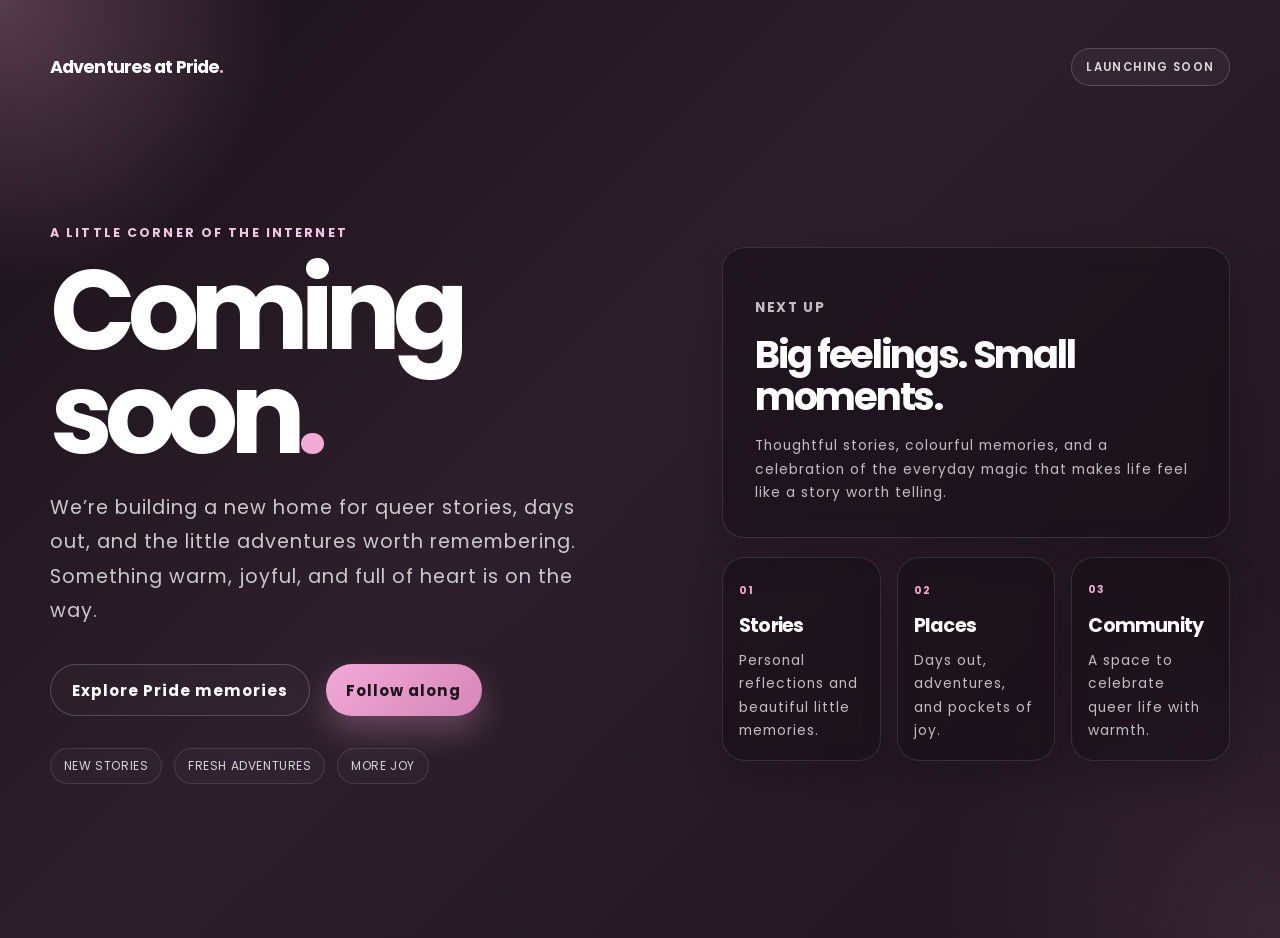
<file: index.html>
<!DOCTYPE html>
<html lang="en">

<head>
  <meta charset="UTF-8">
  <meta name="viewport" content="width=device-width, initial-scale=1.0">
  <meta name="description"
    content="A new home for joyful queer stories, days out, and the little adventures worth remembering.">
  <meta property="og:title" content="Adventures at Pride | Coming Soon">
  <meta property="og:description"
    content="A new home for joyful queer stories, days out, and the little adventures worth remembering.">
  <meta name="theme-color" content="#24151f">
  <title>Coming Soon | Adventures at Pride</title>
  <link href="https://fonts.googleapis.com/css2?family=Poppins:wght@400;500;600;700&display=swap" rel="stylesheet">
  <link href="/src/css/main.css" rel="stylesheet">
  <link href="/src/css/post.css" rel="stylesheet">
  <link href="/src/css/home.css" rel="stylesheet">
  <link href="/src/css/nav.css" rel="stylesheet">
  <link rel="icon" href="https://assets.hannahcodes.co.uk/images/Adventures-At-Pride/adventures-at-pride-pfp.JPG"
    type="image/JPG">
</head>

<body class="coming-soon-page">
  <div class="coming-soon-shell">
    <header class="coming-soon-header">
      <a class="coming-soon-brand" href="/index.html">Adventures at Pride<span>.</span></a>
      <span class="coming-soon-badge">Launching soon</span>
    </header>

    <main class="coming-soon-main">
      <div class="coming-soon-copy">
        <p class="coming-soon-kicker">A little corner of the internet</p>
        <h1>Coming soon<span>.</span></h1>
        <p class="coming-soon-description">
          We’re building a new home for queer stories, days out, and the little adventures worth remembering.
          Something warm, joyful, and full of heart is on the way.
        </p>

        <div class="coming-soon-actions" aria-label="Call to action">
          <a class="coming-soon-secondary" href="/prides.html">Explore Pride memories</a>
          <a class="coming-soon-primary" href="https://www.instagram.com/adventuresatpride/" target="_blank"
            rel="noreferrer">Follow along</a>
        </div>

        <div class="coming-soon-note">
          <span>New stories</span>
          <span>Fresh adventures</span>
          <span>More joy</span>
        </div>
      </div>

      <aside class="coming-soon-panel" aria-label="Feature highlights">
        <div class="coming-soon-card coming-soon-card-featured">
          <p class="coming-soon-card-label">Next up</p>
          <h2>Big feelings. Small moments.</h2>
          <p>
            Thoughtful stories, colourful memories, and a celebration of the everyday magic that makes life feel like a
            story worth telling.
          </p>
        </div>

        <div class="coming-soon-grid" aria-label="Highlights">
          <article class="coming-soon-card">
            <span class="coming-soon-card-number">01</span>
            <h3>Stories</h3>
            <p>Personal reflections and beautiful little memories.</p>
          </article>
          <article class="coming-soon-card">
            <span class="coming-soon-card-number">02</span>
            <h3>Places</h3>
            <p>Days out, adventures, and pockets of joy.</p>
          </article>
          <article class="coming-soon-card">
            <span class="coming-soon-card-number">03</span>
            <h3>Community</h3>
            <p>A space to celebrate queer life with warmth.</p>
          </article>
        </div>
      </aside>
    </main>
  </div>
</body>

</html>
</file>
<file: src/css/main.css>
/*
       ------------contents-----------
1. general styling 
2. nav styling
3. index.html styling 
    -about me section styling
    -project section styling
    -blog section styling
    friend section/ friend icon styling
4. about.html styling 
    -about me section styling
    -hobbies and interest styling
    -education history styling
    -employment history styling
5. project.html styling
    -hannah codes section styling
    -hannah plays section styling
    - other section styling
    -project card styling
6. blog.html styling
7. footer styling
8. header image styling
9. 404.html styling
10. terms.html styling
*/
/*-----------1:general styling----------*/
* {
  margin: 0;
  padding: 0;
  font-family: "poppins", sans-serif;
  letter-spacing: 1px;
  box-sizing: border-box;
  scroll-behavior: smooth;
}

:root {
  --home-panel: #1b1820;
  --hover-active-colour: #f2c7e2;
  --svg-fill-colour: #fff;
  --sorce-code-svg-fill-colour: hsl(214, 7%, 47%);
  --section-1-bg-colour: #121212;
  --section-2-bg-colour: #18191c;
  --section-3-bg-colour: #0f1012;
  --section-4-bg-colour: #111114;
  --body-bg-colour: #121212;
  --nav-footer-bg-colour: #131418;
  --nav-text-colour: #f2f5f7;
  --hamburger-icon-colour: #f2f5f7;
  --card-bg-colour: #1b1820;
  --card-bg-colour-red: #e8baba;
  --card-bg-colour-orange: #eacfad;
  --card-bg-colour-yellow: #efecc1;
  --card-bg-colour-green: #bae8c7;
  --card-bg-colour-blue: #bac7e8;
  --card-bg-colour-violet: #e0bae8;
  --card-title-span-colour: rgb(255, 251, 251);
  --card-box-shadow-colour: rgba(139, 138, 138, 0.2);
  --card-box-shadow-hover-colour: #f2c7e2;
  --top-border-colour: #f2c7e2;
  --footer-link-colour: dimgrey;
  --blog-span-hr-colour: rgba(105, 105, 105, 0.26);
}

body {
  overflow-x: hidden;
  background-color: var(--body-bg-colour);
}

a {
  color: var(--nav-text-colour);
}
a:hover {
  color: var(--hover-active-colour);
}

/*----------2:nav styling-------*/
nav {
  height: 6rem;
  width: 100vw;
  background-color: var(--nav-footer-bg-colour);
  color: var(--nav-text-colour);
  box-shadow: 0 3px 20px rgba(0, 0, 0, 0.2);
  display: flex;
  position: fixed;
  z-index: 10;
}
@media screen and (max-width: 800px) {
  nav {
    position: fixed;
    z-index: 3;
  }
}

nav .logo {
  padding: 1vh 1vw;
  margin-top: auto;
  margin-bottom: auto;
  margin-left: 0;
  margin-right: 0;
  text-align: center;
}
nav .logo img {
  height: 5rem;
  width: 5rem;
}
@media screen and (max-width: 800px) {
  nav .logo {
    padding: 1vh 1vw;
    margin-top: auto;
    margin-bottom: auto;
    margin-left: 0;
    margin-right: 0;
    text-align: center;
    padding-left: 1em;
  }
}
nav .nav-links {
  display: flex;
  list-style: none;
  width: 88vw;
  padding: 0 0.7vw;
  justify-content: space-evenly;
  align-items: center;
  text-transform: uppercase;
}
nav .nav-links li a {
  text-decoration: none;
  margin: 0 0.7vw;
  color: var(--light-nav-text-colour);
}
nav .nav-links li a:hover {
  color: var(--light-hover-active-colour);
}
nav .nav-links li a::before {
  content: "";
  display: block;
  height: 3px;
  width: 0%;
  background-color: var(--hover-active-colour);
  position: absolute;
  transition: all ease-in-out 250ms;
  margin: 0 0 0 10%;
}
nav .nav-links li a:hover:before {
  width: 80%;
}
nav .nav-links li .active {
  color: var(--hover-active-colour);
  font-weight: bold;
}
nav .nav-links li {
  position: relative;
}
@media screen and (max-width: 800px) {
  nav .nav-links {
    position: fixed;
    background: var(--nav-footer-bg-colour);
    height: 100vh;
    width: 100%;
    flex-direction: column;
    clip-path: circle(50px at 90% -20%);
    -webkit-clip-path: circle(50px at 90% -10%);
    transition: all 1s ease-out;
    pointer-events: none;
  }
  nav .nav-links.open {
    clip-path: circle(1000px at 90% -10%);
    -webkit-clip-path: circle(1000px at 90% -10%);
    pointer-events: all;
  }
  nav .nav-linksli {
    opacity: 0;
  }
  nav .nav-linksli:nth-child(1) {
    transition: all 0.5s ease 0.2s;
  }
  nav .nav-linksli:nth-child(2) {
    transition: all 0.5s ease 0.4s;
  }
  nav .nav-linksli:nth-child(3) {
    transition: all 0.5s ease 0.6s;
  }
  nav .nav-linksli:nth-child(4) {
    transition: all 0.5s ease 0.7s;
  }
  nav .nav-linksli:nth-child(5) {
    transition: all 0.5s ease 0.8s;
  }
  nav .nav-linksli:nth-child(6) {
    transition: all 0.5s ease 0.9s;
    margin: 0;
  }
  nav .nav-linksli:nth-child(7) {
    transition: all 0.5s ease 1s;
    margin: 0;
  }
  nav .nav-linksli.fade {
    opacity: 1;
  }
}

nav .hamburger {
  display: none;
}
nav .hamburger div {
  width: 30px;
  height: 3px;
  background: var(-hamburger-icon-colour);
  margin: 5px;
  transition: all 0.3s ease;
}
@media screen and (max-width: 800px) {
  nav .hamburger {
    display: block;
    position: absolute;
    cursor: pointer;
    right: 5%;
    top: 50%;
    transform: translate(-5%, -50%);
    z-index: 2;
    transition: all 0.7s ease;
  }
}
@media screen and (max-width: 800px) {
  nav .toggle .line1 {
    transform: rotate(-45deg) translate(-5px, 6px);
  }
  nav .toggle .line2 {
    transition: all 0.7s ease;
    width: 0;
  }
  nav .toggle .line3 {
    transform: rotate(45deg) translate(-5px, -6px);
  }
}

.dropdown-links {
  margin-bottom: 1em;
}
@media screen and (max-width: 800px) {
  .dropdown-links {
    display: none;
    opacity: 0;
  }
}

.desktop_display_only {
  display: inline-block;
}
@media screen and (max-width: 800px) {
  .desktop_display_only {
    display: none;
    opacity: 0%;
  }
}

.mobile_only {
  display: none;
  opacity: 0;
}
@media screen and (max-width: 800px) {
  .mobile_only {
    display: block;
    opacity: 1;
  }
}

.dropdown {
  position: relative;
  display: inline-block;
}
@media screen and (max-width: 800px) {
  .dropdown {
    display: none;
    opacity: 0;
  }
}

.dropdown_text {
  font-weight: bold;
  padding-bottom: 0.5em;
}
@media screen and (max-width: 800px) {
  .dropdown_text {
    display: none;
    opacity: 0;
  }
}

.dropdown_mobile_text {
  opacity: 0;
  display: none;
}
@media screen and (max-width: 800px) {
  .dropdown_mobile_text {
    font-weight: bold;
    padding-bottom: 0.5em;
    opacity: 1;
    display: block;
  }
}

.dropdown-content {
  display: none;
  position: absolute;
  background-color: var(-nav-footer-bg-colour);
  min-width: 160px;
  box-shadow: 0px 8px 16px 0px rgba(0, 0, 0, 0.2);
  padding: 12px 16px;
  left: -3.5em;
  z-index: 1;
}
@media screen and (max-width: 800px) {
  .dropdown-content {
    display: none;
    opacity: 0;
    z-index: -9;
  }
}

.dropdown:hover .dropdown-content {
  display: block;
  margin: auto;
  text-align: center;
  padding-bottom: 1em;
}
@media screen and (max-width: 800px) {
  .dropdown:hover .dropdown-content {
    display: none;
    opacity: 0;
  }
}

/*-----------3:index.html styling---------*/
.blog_h1 {
  padding-top: 5em;
  margin: auto;
  text-align: center;
  color: var(-nav-text-colour);
}
@media screen and (max-width: 800px) {
  .blog_h1 {
    padding-top: 7em;
    font-size: 1.25em;
    padding-left: 2em;
    padding-right: 2em;
  }
}

.blog_welcome_text {
  margin: auto;
  text-align: center;
  padding-bottom: 2em;
  font-weight: 400;
  color: var(--nav-text-colour);
}
@media screen and (max-width: 800px) {
  .blog_welcome_text {
    font-size: 1.2em;
    padding-left: 2em;
    padding-right: 2em;
  }
}

.blog_page_main {
  padding-bottom: 0.7em;
  margin-bottom: 0.7em;
}

.h1 {
  margin: auto;
  text-align: center;
  padding-top: 1em;
  padding-bottom: 1em;
  color: var(--nav-text-colour);
}

.band {
  width: 80%;
  max-width: 1500px;
  margin: 0 auto;
  display: grid;
  grid-template-columns: 1fr;
  grid-template-rows: auto;
  grid-gap: 20px;
}
@media screen and (max-width: 800px) {
  .band {
    margin-bottom: 1.5em;
  }
}
@media (min-width: 30em) {
  .band {
    grid-template-columns: 1fr 1fr;
  }
}
@media (min-width: 60em) {
  .band {
    grid-template-columns: repeat(4, 1fr);
  }
}

.blog_card {
  background: var(--card-bg-colour);
  text-decoration: none;
  color: var(--nav-text-colour);
  box-shadow: 0 2px 5px var(--card-box-shadow-colour);
  display: flex;
  flex-direction: column;
  min-height: 100%;
}

.blog_card {
  position: relative;
  top: 0;
  transition: all 0.1s ease-in;
}

.blog_card:hover {
  top: -2px;
  box-shadow: 0 4px 5px var(--card-bg-hover-colour);
}

.blog_card article {
  padding: 20px;
  flex: 1;
  display: flex;
  flex-direction: column;
  justify-content: space-between;
}
.blog_card h1 {
  font-size: 20px;
  margin: 0;
  color: var(--card-title-span-colour);
}

.blog_card p {
  flex: 1;
  line-height: 1.4;
}
.blog_card span {
  font-size: 12px;
  font-weight: bold;
  color: var(--card-title-span-colour);
  text-transform: uppercase;
  letter-spacing: 0.05em;
  margin: 2em 0 0 0;
  padding-right: 3em;
}
@media (prefers-color-scheme: dark) {
  .blog_card span {
    color: var(--title-span-colour);
  }
}
.blog_card .span_flex {
  display: flex;
}
.blog_card .thumb {
  padding-bottom: 60%;
  background-size: cover;
  background-position: center center;
}

.footer {
  position: fixed;
  left: 0;
  padding: 1em;
  bottom: 0;
  width: 100%;
  background-color: var(--nav-footer-bg-colour);
  color: var(--nav-text-colour);
  text-align: center;
}

@media (min-width: 60em) {
  .item-1 {
    grid-column: 1 / span 2;
  }
  .item-1 h1 {
    font-size: 24px;
  }
}

/*-----------blog postpage--------*/
.blog_post_main {
  padding-top: 2em;
  margin: auto;
  align-items: center;
  background-color: var(--body-bg-colour);
  width: 100%;
  padding-left: 40em;
  margin-bottom: 0;
  padding-bottom: 2em;
  width: 100%;
  display: block;
}
@media (max-width: 1390px) {
  .blog_post_main {
    padding-top: 6em;
    margin: auto;
    align-items: center;
    background-color: var(--body-bg-colour);
    width: 100%;
    padding-left: 3em;
  }
}
@media (max-width: 991px) {
  .blog_post_main {
    padding-top: 1.5em;
    margin-left: 0;
    padding: 20px 10px;
    width: 100%;
  }
}
@media (max-width: 767px) {
  .blog_post_main {
    padding: 60px 10px;
    padding-top: 1.5em;
  }
}
@media (max-width: 709px) {
  .blog_post_main {
    padding: 0px 20px;
    padding-top: 1.5em;
    padding-bottom: 1em;
  }
}

.blog_post_p {
  margin-top: 0;
  margin-bottom: 1rem;
  max-width: 50%;
}
@media (max-width: 1390px) {
  .blog_post_p {
    margin: auto;
    align-items: center;
    width: 100%;
  }
}
.blog_post_p {
  color: var(--nav-text-colour);
}
@media (max-width: 991px) {
  .blog_post_p {
    margin-top: 0;
    padding-top: 0;
    margin-left: 1em;
    max-width: 100%;
    margin-bottom: 1rem;
  }
}

p a {
  color: var(--nav-text-colour);
}
p a:hover {
  color: var(--hover-active-colour);
}

.blog_card_bg {
  background-color: var(--body-bg-colour);
  padding-top: 0;
  margin-top: -1em;
}
@media screen and (max-width: 700px) {
  .blog_card_bg {
    margin-bottom: 1em;
    padding-bottom: 1em;
  }
}

.blog_hr_primary {
  border-top: 5px solid var(--top-border-colour);
  width: 96%;
  margin: auto;
  align-items: center;
}

.blog_hr_bg {
  background-color: var(--body-bg-colour);
}

.blog_hr_secondary {
  border-top: 5px solid var(--top-border-colour);
  width: 70%;
  margin: auto;
  align-items: center;
  margin-top: 1em;
}

.blog_span_hr {
  border-top: 1px solid var(--span-hr-colour);
  max-width: 30%;
  margin-top: 1em;
}

.blog_span_hr_border {
  flex-wrap: wrap;
}
.blog_span_hr_border span {
  flex-wrap: wrap;
}
.blog_span_hr_border {
  max-width: 70%;
}
@media (max-width: 1390px) {
  .blog_span_hr_border {
    padding-left: 15em;
  }
}

.blog_svg {
  fill: var(--svg-fill-colour);
  width: 2.5em;
  height: 2.5em;
  margin-left: 2em;
  padding: 0;
  padding-right: auto;
}
.blog_svg:hover {
  fill: var(--hover-active-colour);
}

.blog_color_primary,
span.blog_color_primary {
  color: var(--nav-text-colour);
}
@media screen and (max-width: 700px) {
  .blog_color_primary,
  span.blog_color_primary {
    margin-left: 1em;
  }
}
@media (prefers-color-scheme: dark) {
  .blog_color_primary,
  span.blog_color_primary {
    color: var(--text-colour);
  }
}

.h2 {
  margin: auto;
  text-align: center;
  padding-top: 0.7em;
  padding-bottom: 1em;
  color: var(--nav-text-colour);
}

.blog_link_bg {
  background-color: var(--body-bg-colour);
}

.blog_link_placement {
  display: flex;
  padding-top: auto;
  align-items: center;
  text-align: center;
  margin-top: 1em;
}

.blog_links_placement {
  display: flex;
}

.blog_post_img_placement {
  display: flex;
  margin-right: 4em;
}
@media (max-width: 1390px) {
  .blog_post_img_placement {
    margin: auto;
    align-items: center;
    display: flex;
    margin-left: 15em;
  }
}
@media screen and (max-width: 800px) {
  .blog_post_img_placement {
    margin-left: 1.5em;
    margin-right: 1.5em;
  }
}
@media (max-width: 709px) {
  .blog_post_img_placement {
    display: block;
  }
}
@media (max-width: 480px) {
  .blog_post_img_placement {
    display: block;
  }
}

.blog_post_img {
  width: 30%;
  padding-right: 1em;
  display: flex;
}
@media (max-width: 1390px) {
  .blog_post_img {
    align-items: center;
    display: flex;
  }
}
@media (max-width: 709px) {
  .blog_post_img {
    display: block;
    width: 25%;
    margin: auto;
    align-items: center;
    padding-right: 1em;
  }
}
@media (max-width: 480px) {
  .blog_post_img {
    display: block;
    width: 100%;
    margin: auto;
    align-items: center;
    padding-bottom: 1em;
    padding-right: 0;
  }
}

/*--------7:footer styling------------*/
footer {
  background-color: var(--nav-footer-bg-colour);
  padding-left: auto;
  padding-top: 1px;
  padding-bottom: 0;
  margin-bottom: 0;
  padding-right: auto;
  width: 100vw;
  height: auto;
  margin-left: 0;
  bottom: 60px;
  color: var(--footer-link-colour);
}
@media screen and (max-width: 800px) {
  footer {
    background-color: var(--nav-footer-bg-colour);
    display: grid;
    padding-left: auto;
    padding-top: 1px;
    height: auto;
    padding: auto;
    margin: auto;
    padding-right: auto;
    width: 100%;
    margin-left: 0;
    bottom: 60px;
    margin-top: -1em;
    color: var(--footer-link-colour);
  }
}
footer h1 {
  font-weight: 700;
  text-align: center;
}
footer p.desktop {
  font-weight: 700;
  text-align: center;
}
@media screen and (max-width: 800px) {
  footer p.desktop {
    display: none;
    opacity: 0;
  }
}
footer p.mobile {
  font-weight: 700;
  text-align: center;
  opacity: 0;
}
@media screen and (max-width: 800px) {
  footer p.mobile {
    opacity: 1;
    margin: auto;
    padding: 1em;
    margin-top: 1em;
    margin-bottom: 1em;
  }
}
footer a {
  margin-left: 2em;
  float: right;
  padding-left: 0.2em;
  padding-right: 0.2em;
  align-items: center;
  text-align: center;
  color: var(--footer-link-colour);
}
@media screen and (max-width: 800px) {
  footer a {
    padding: 1em;
    margin-top: -2em;
    margin: auto;
  }
}
footer .footer_display {
  display: flex;
  margin-left: 1em;
  align-items: center;
}
@media screen and (max-width: 800px) {
  footer .footer_display {
    display: grid;
    background-color: var(--nav-footer-bg-colour);
  }
}

@media screen and (prefers-color-scheme: dark) and (max-width: 800px) {
  footer .footer_display {
    display: grid;
    background-color: var(--nav-footer-bg-colour);
  }
}
footer .footer_logo {
  padding: 1vh 1vw;
  margin-top: auto;
  margin-bottom: auto;
  margin-left: 0;
  margin-right: 0;
}
footer .footer_logo img {
  height: 5rem;
  width: 5rem;
}
@media screen and (max-width: 800px) {
  footer .footer_logo {
    margin: auto;
    align-items: center;
    padding: 0%;
  }
}

/*--------8:header image styliing--------*/
img.bg {
  /* Set rules to fill background */
  min-height: 100%;
  min-width: 1920px;
  opacity: 70%;
  z-index: -10;
  /* Set up proportionate scaling */
  width: 100%;
  height: auto;
  /* Set up positioning */
  position: fixed;
  background-position: center center;
  top: -10;
  left: 0;
}
@media screen and (max-width: 1024px) {
  img.bg {
    /* Specific to this particular image */
    left: 50%;
    margin-left: -512px; /* 50% */
  }
}

img.blog_bg {
  /* Set rules to fill background */
  min-height: 20%;
  min-width: 1920px;
  opacity: 70%;
  z-index: -10;
  /* Set up proportionate scaling */
  width: 100%;
  height: auto;
  /* Set up positioning */
  position: fixed;
  top: -70%;
  left: 0;
}
@media screen and (max-width: 1024px) {
  img.blog_bg {
    /* Specific to this particular image */
    left: 50%;
    margin-left: -512px; /* 50% */
  }
}

img.blog_post_3_bg {
  /* Set rules to fill background */
  min-height: 20%;
  min-width: 1920px;
  opacity: 70%;
  z-index: -10;
  /* Set up proportionate scaling */
  width: 100%;
  height: auto;
  /* Set up positioning */
  position: fixed;
  top: -10%;
  left: 0;
}
@media screen and (max-width: 1024px) {
  img.blog_post_3_bg {
    /* Specific to this particular image */
    left: 50%;
    margin-left: -512px; /* 50% */
  }
}

img.blog_post_4_bg {
  /* Set rules to fill background */
  min-height: 20%;
  min-width: 1920px;
  opacity: 70%;
  z-index: -10;
  /* Set up proportionate scaling */
  width: 100%;
  height: auto;
  /* Set up positioning */
  position: fixed;
  top: -130%;
  left: 0;
}
@media screen and (max-width: 1024px) {
  img.blog_post_4_bg {
    /* Specific to this particular image */
    left: 50%;
    margin-left: -512px; /* 50% */
  }
}

img.blog_post_6_bg {
  /* Set rules to fill background */
  min-height: 20%;
  min-width: 1920px;
  opacity: 70%;
  z-index: -10;
  /* Set up proportionate scaling */
  width: 100%;
  height: auto;
  /* Set up positioning */
  position: fixed;
  top: -20%;
  left: 0;
}
@media screen and (max-width: 1024px) {
  img.blog_post_6_bg {
    /* Specific to this particular image */
    left: 50%;
    margin-left: -512px; /* 50% */
  }
}

img.blog_post_7_bg {
  /* Set rules to fill background */
  min-height: 40%;
  min-width: 1920px;
  opacity: 70%;
  z-index: -10;
  /* Set up proportionate scaling */
  width: 100%;
  height: auto;
  /* Set up positioning */
  position: fixed;
  top: -126%;
  left: 0;
}
@media screen and (max-width: 1024px) {
  img.blog_post_7_bg {
    /* Specific to this particular image */
    left: 50%;
    margin-left: -512px; /* 50% */
  }
}

img.blog_post_8_bg {
  /* Set rules to fill background */
  min-height: 20%;
  min-width: 1920px;
  opacity: 70%;
  z-index: -10;
  /* Set up proportionate scaling */
  width: 100%;
  height: auto;
  /* Set up positioning */
  position: fixed;
  top: -70%;
  left: 0;
}
@media screen and (max-width: 1024px) {
  img.blog_post_8_bg {
    /* Specific to this particular image */
    left: 50%;
    margin-left: -512px; /* 50% */
  }
}

img.blog_post_9_bg {
  /* Set rules to fill background */
  min-height: 20%;
  min-width: 1920px;
  opacity: 70%;
  z-index: -10;
  /* Set up proportionate scaling */
  width: 100%;
  height: auto;
  /* Set up positioning */
  position: fixed;
  top: -55%;
  left: 0;
}
@media screen and (max-width: 1024px) {
  img.blog_post_9_bg {
    /* Specific to this particular image */
    left: 50%;
    margin-left: -512px; /* 50% */
  }
}

img.blog_post_10_bg {
  /* Set rules to fill background */
  min-height: 20%;
  min-width: 1920px;
  opacity: 70%;
  z-index: -10;
  /* Set up proportionate scaling */
  width: 100%;
  height: auto;
  /* Set up positioning */
  position: fixed;
  top: -185%;
  left: 0;
}
@media screen and (max-width: 1024px) {
  img.blog_post_10_bg {
    /* Specific to this particular image */
    left: 50%;
    margin-left: -512px; /* 50% */
  }
}

img.blog_post_11_bg {
  /* Set rules to fill background */
  min-height: 20%;
  min-width: 1920px;
  opacity: 70%;
  z-index: -10;
  /* Set up proportionate scaling */
  width: 100%;
  height: auto;
  /* Set up positioning */
  position: fixed;
  top: -10%;
  left: 0;
}
@media screen and (max-width: 1024px) {
  img.blog_post_11_bg {
    /* Specific to this particular image */
    left: 50%;
    margin-left: -512px; /* 50% */
  }
}

img.about_bg {
  /* Set rules to fill background */
  min-height: 100%;
  min-width: 1024px;
  opacity: 75%;
  z-index: -10;
  /* Set up proportionate scaling */
  width: 100%;
  height: auto;
  /* Set up positioning */
  position: fixed;
  top: -3em;
  left: 0;
}
@media screen and (max-width: 1024px) {
  img.about_bg {
    /* Specific to this particular image */
    left: 50%;
    margin-left: -512px; /* 50% */
  }
}

/*----------9:404.html styling-------*/
.error_h1 {
  margin: auto;
  text-align: center;
  padding-top: 5em;
  color: var(--nav-text-colour);
}

.error_h2 {
  margin: auto;
  text-align: center;
  padding: 5em;
  padding-top: 5em;
  padding-bottom: 10em;
}
@media screen and (max-width: 800px) {
  .error_h2 {
    margin: auto;
    text-align: center;
    padding-top: 0;
    padding-bottom: 0;
    padding-left: 0.5em;
    padding-right: 0.5em;
  }
}
/*# sourceMappingURL=main.css.map */
</file>
<file: src/css/post.css>
.post-skip-link {
  position: absolute;
  top: -4rem;
  left: 1rem;
  z-index: 20;
  padding: 0.75rem 1rem;
  border-radius: 0.5rem;
  background: #fff;
  color: #17131a;
}

.post-skip-link:focus {
  top: 1rem;
}

.post-hero {
  position: relative;
  display: grid;
  min-height: min(78vh, 48rem);
  align-items: end;
  overflow: hidden;
  isolation: isolate;
  background: #24151f;
  color: #fff;
}

.post-back-link {
  position: absolute;
  top: 1.5rem;
  left: max(1.5rem, calc((100% - 72rem) / 2));
  z-index: 1;
  display: inline-flex;
  min-height: 2.75rem;
  align-items: center;
  gap: 0.6rem;
  padding: 0.65rem 1rem;
  border: 1px solid rgba(255, 255, 255, 0.38);
  border-radius: 999px;
  background: rgba(24, 18, 25, 0.38);
  color: #fff;
  font-size: 0.875rem;
  font-weight: 600;
  text-decoration: none;
  backdrop-filter: blur(0.75rem);
  transition:
    background-color 180ms ease,
    border-color 180ms ease;
}

.post-back-link:hover {
  border-color: rgba(255, 255, 255, 0.7);
  background: rgba(24, 18, 25, 0.72);
  color: #fff;
}

.post-back-link:focus-visible {
  outline: 3px solid #f2c7e2;
  outline-offset: 3px;
}

.post-back-link svg {
  width: 1.1rem;
  height: 1.1rem;
  fill: none;
  stroke: currentColor;
  stroke-linecap: round;
  stroke-linejoin: round;
  stroke-width: 2;
}

.post-hero-image,
.post-hero-shade {
  position: absolute;
  inset: 0;
  width: 100%;
  height: 100%;
}

.post-hero-image {
  z-index: -2;
  object-fit: cover;
  object-position: center 45%;
}

.post-hero-shade {
  z-index: -1;
  background:
    linear-gradient(90deg, rgba(16, 11, 17, 0.8), rgba(16, 11, 17, 0.08) 90%),
    linear-gradient(0deg, rgba(16, 11, 17, 0.8), transparent 68%);
}

.post-hero-copy {
  width: min(100% - 3rem, 72rem);
  margin: 0 auto;
  padding: 9rem 0 5rem;
}

.post-kicker,
.post-related-kicker {
  margin: 0 0 0.8rem;
  color: #f2c7e2;
  font-size: 0.75rem;
  font-weight: 700;
  letter-spacing: 0.16em;
  text-transform: uppercase;
}

.post-kicker span {
  margin: 0 0.4rem;
  color: #fff;
}

.post-hero h1 {
  max-width: 13ch;
  margin: 0;
  font-size: clamp(2.6rem, 7vw, 5.8rem);
  letter-spacing: -0.055em;
  line-height: 1.02;
}

.post-byline {
  display: flex;
  flex-wrap: wrap;
  gap: 0.6rem;
  align-items: center;
  margin: 1.5rem 0 0;
  color: rgba(255, 255, 255, 0.88);
  font-size: 0.95rem;
}

.post-content {
  padding: clamp(3.5rem, 8vw, 7rem) 1.5rem;
  background: var(--light-body-bg-colour);
}

.post-article {
  width: min(100%, 44rem);
  margin: 0 auto;
  color: var(--light-nav-text-colour);
  font-size: 1.05rem;
  line-height: 1.9;
}

.post-article > p {
  margin: 0 0 1.6rem;
}

.post-article .post-intro {
  margin-bottom: 2.5rem;
  padding-left: 1.25rem;
  border-left: 4px solid var(--light-top-border-colour);
  font-size: clamp(1.2rem, 2.7vw, 1.55rem);
  font-weight: 500;
  line-height: 1.65;
}

.post-gallery {
  display: grid;
  grid-template-columns: repeat(2, minmax(0, 1fr));
  gap: 1rem;
  margin: 2.75rem 0;
}

.post-gallery img {
  display: block;
  width: 100%;
  aspect-ratio: 4 / 3;
  border-radius: 1rem;
  object-fit: cover;
  box-shadow: 0 1rem 2.5rem rgba(24, 16, 25, 0.12);
}

.post-tags {
  display: flex;
  flex-wrap: wrap;
  gap: 0.6rem;
  margin-top: 2.75rem;
  padding-top: 1.5rem;
  border-top: 1px solid rgba(105, 105, 105, 0.24);
}

.post-tags span {
  padding: 0.45rem 0.9rem;
  border: 1px solid rgba(92, 34, 70, 0.2);
  border-radius: 999px;
  color: var(--light-hover-active-colour);
  font-size: 0.82rem;
  font-weight: 600;
}

.post-related {
  padding: clamp(3.5rem, 7vw, 6rem) 1.5rem;
  background: #f0edf1;
}

.post-related-inner {
  width: min(100%, 76rem);
  margin: 0 auto;
}

.post-related-kicker {
  margin-bottom: 0.4rem;
  color: var(--light-hover-active-colour);
  text-align: center;
}

.post-related h2 {
  margin: 0 0 2.5rem;
  color: #211923;
  font-size: clamp(2rem, 4vw, 3rem);
  letter-spacing: -0.04em;
  text-align: center;
}

.post-related-grid {
  display: grid;
  grid-template-columns: repeat(4, minmax(0, 1fr));
  gap: 1rem;
}

.post-card {
  display: flex;
  min-width: 0;
  flex-direction: column;
  overflow: hidden;
  border: 1px solid rgba(41, 28, 42, 0.08);
  border-radius: 1rem;
  background: var(--home-panel);
  box-shadow: 0 0.5rem 1.5rem rgba(32, 20, 34, 0.06);
  color: var(--light-nav-text-colour);
  text-decoration: none;
  transition:
    transform 180ms ease,
    box-shadow 180ms ease;
}

.post-card:hover {
  transform: translateY(-4px);
  box-shadow: 0 1rem 2rem rgba(32, 20, 34, 0.12);
  color: var(--light-nav-text-colour);
}

.post-card:focus-visible {
  outline: 3px solid var(--light-hover-active-colour);
  outline-offset: 3px;
}

.post-card-art {
  position: relative;
  display: flex;
  min-height: 9rem;
  align-items: center;
  justify-content: center;
  overflow: hidden;
  color: rgba(255, 255, 255, 0.9);
  font-size: 4rem;
  font-weight: 700;
  letter-spacing: -0.08em;
  line-height: 1;
}

.post-card-art > img {
  position: absolute;
  inset: 0;
  width: 100%;
  height: 100%;
  object-fit: cover;
  transition: transform 220ms ease;
}

.post-card:hover .post-card-art > img {
  transform: scale(1.04);
}

.post-card-number {
  position: absolute;
  top: 0.75rem;
  left: 0.75rem;
  z-index: 1;
  padding: 0.3rem 0.55rem;
  border: 1px solid rgba(255, 255, 255, 0.38);
  border-radius: 999px;
  background: rgba(24, 18, 25, 0.48);
  color: #fff;
  font-size: 0.7rem;
  font-weight: 700;
  letter-spacing: 0.08em;
  line-height: 1.2;
  backdrop-filter: blur(0.5rem);
}

.post-card-art-09 {
  background: linear-gradient(135deg, #673552, #d47b8b);
}

.post-card-art-08 {
  background: linear-gradient(135deg, #344b42, #91a773);
}

.post-card-art-07 {
  background: linear-gradient(135deg, #394568, #8194c2);
}

.post-card-art-06 {
  background: linear-gradient(135deg, #48334f, #a17ba5);
}

.post-card-content {
  display: flex;
  flex: 1;
  flex-direction: column;
  align-items: flex-start;
  padding: 1.25rem;
}

.post-card-date {
  margin-bottom: 0.7rem;
  color: #716a75;
  font-size: 0.75rem;
  font-weight: 600;
}

.post-card-title {
  font-size: 1rem;
  font-weight: 700;
  line-height: 1.45;
}

.post-card-link {
  margin-top: auto;
  padding-top: 1.5rem;
  color: var(--light-hover-active-colour);
  font-size: 0.82rem;
  font-weight: 700;
}

@media (prefers-color-scheme: dark) {
  .post-content {
    background: var(--body-bg-colour);
  }

  .post-article {
    color: var(--nav-text-colour);
  }

  .post-article .post-intro {
    border-left-color: var(--top-border-colour);
  }

  .post-tags span {
    border-color: rgba(242, 199, 226, 0.24);
    color: var(--hover-active-colour);
  }

  .post-related {
    background: #1a181d;
  }

  .post-related h2 {
    color: var(--nav-text-colour);
  }

  .post-card {
    border-color: rgba(255, 255, 255, 0.08);
    background: var(--card-bg-colour);
    color: var(--nav-text-colour);
  }

  .post-card:hover {
    color: var(--nav-text-colour);
  }

  .post-card-date {
    color: #c0b7c2;
  }

  .post-card-link {
    color: var(--hover-active-colour);
  }
}

@media (max-width: 900px) {
  .post-related-grid {
    grid-template-columns: repeat(2, minmax(0, 1fr));
  }
}

@media (max-width: 600px) {
  .post-hero {
    min-height: 34rem;
  }

  .post-back-link {
    top: 1rem;
    left: 1rem;
  }

  .post-hero-copy {
    width: min(100% - 2rem, 72rem);
    padding: 8rem 0 3rem;
  }

  .post-content {
    padding-right: 1.25rem;
    padding-left: 1.25rem;
  }

  .post-article {
    font-size: 1rem;
  }

  .post-gallery {
    grid-template-columns: 1fr;
    gap: 0.75rem;
    margin: 2rem 0;
  }

  .post-gallery img {
    aspect-ratio: 16 / 10;
  }

  .post-related-grid {
    grid-template-columns: 1fr;
  }

  .post-card {
    display: grid;
    grid-template-columns: 7rem minmax(0, 1fr);
  }

  .post-card-art {
    min-height: 100%;
    font-size: 2.5rem;
  }

  .post-card-content {
    padding: 1rem;
  }

  .post-card-link {
    padding-top: 1rem;
  }
}

@media (prefers-reduced-motion: reduce) {
  .post-card {
    transition: none;
  }

  .post-card-art > img {
    transition: none;
  }
}
</file>
<file: src/css/home.css>
.home-intro {
  position: relative;
  display: flex;
  min-height: min(82vh, 54rem);
  align-items: center;
  overflow: hidden;
  padding: 7rem max(1.5rem, calc((100% - 72rem) / 2));
  background:
    radial-gradient(
      ellipse at 78% 48%,
      rgba(139, 67, 112, 0.42),
      transparent 35%
    ),
    linear-gradient(125deg, #21151f 10%, #392039 62%, #24151f);
  color: #fff;
  isolation: isolate;
}

.home-intro-copy {
  position: relative;
  z-index: 1;
  width: min(100%, 40rem);
}

.home-kicker,
.home-section-kicker {
  margin: 0 0 1rem;
  color: #f2c7e2;
  font-size: 0.75rem;
  font-weight: 700;
  letter-spacing: 0.16em;
  text-transform: uppercase;
}

.home-intro h1 {
  margin: 0;
  font-size: clamp(3.4rem, 9vw, 7rem);
  letter-spacing: -0.065em;
  line-height: 0.98;
}

.home-intro h1 span,
.home-footer-brand span {
  color: #f2a9d6;
}

.home-description {
  max-width: 30rem;
  margin: 1.5rem 0 0;
  color: rgba(255, 255, 255, 0.76);
  font-size: clamp(1rem, 2vw, 1.15rem);
  line-height: 1.8;
}

.home-scroll-link {
  display: inline-flex;
  align-items: center;
  gap: 0.7rem;
  margin-top: 2rem;
  padding: 0.85rem 1.2rem;
  border: 1px solid rgba(255, 255, 255, 0.38);
  border-radius: 999px;
  color: #fff;
  font-size: 0.9rem;
  font-weight: 600;
  text-decoration: none;
  transition:
    background-color 180ms ease,
    border-color 180ms ease;
}

.home-scroll-link:hover {
  border-color: #f2c7e2;
  background: rgba(242, 199, 226, 0.12);
  color: var(--hover-active-colour);
}
.arrow_svg {
  width: 2em;
  height: 2em;
  fill: currentColor;
  padding-left: 0.2em;
}
.arrow_svg_2 {
  width: 2em;
  height: 2em;
  fill: currentColor;
  padding-left: 0.2em;
  padding-bottom: 0.2em;
}
.arrow_down_svg {
  width: 2em;
  height: 2em;
  transform: rotate(90deg);
  fill: currentColor;
  padding-left: 0.2em;
  padding-top: -10em;
}
.arrow_up_svg {
  width: 2em;
  height: 2em;
  transform: rotate(270deg);
  fill: currentColor;
  padding-left: 0.2em;
  padding-top: -0.3em;
}
.home-scroll-link:focus-visible,
.home-feature:focus-visible,
.home-footer-brand:focus-visible {
  outline: 3px solid #f2c7e2;
  outline-offset: 4px;
}

.home-intro-art {
  position: absolute;
  inset: 0;
  pointer-events: none;
}

.home-intro-image {
  display: block;
  width: 100%;
  height: 100%;
  object-fit: cover;
  object-position: center;
  -webkit-mask-image: linear-gradient(
    to right,
    transparent 0%,
    rgba(0, 0, 0, 0.1) 34%,
    #000 68%
  );
  mask-image: linear-gradient(
    to right,
    transparent 0%,
    rgba(0, 0, 0, 0.1) 34%,
    #000 68%
  );
}

.home-intro-index {
  position: absolute;
  right: max(1.5rem, calc((100% - 72rem) / 2));
  bottom: 2rem;
  color: rgba(255, 255, 255, 0.56);
  font-size: 0.7rem;
  font-weight: 600;
  letter-spacing: 0.16em;
}

.home-pride-preview {
  width: min(100% - 3rem, 76rem);
  margin: 0 auto;
  padding: clamp(3.5rem, 7vw, 5.5rem) 0 0;
}

.home-pride-preview-heading {
  display: flex;
  flex-wrap: wrap;
  align-items: end;
  justify-content: space-between;
  gap: 1rem;
  margin-bottom: 1.5rem;
}

.home-pride-preview-heading h2 {
  margin: 0;
  color: #211923;
  font-size: clamp(1.8rem, 4vw, 2.8rem);
  letter-spacing: -0.05em;
  line-height: 1.15;
}

.home-pride-preview-heading > p {
  max-width: 28rem;
  margin: 0 0 0.25rem;
  color: #716a75;
  font-size: 0.9rem;
}

.home-pride-preview-grid {
  display: grid;
  grid-template-columns: repeat(3, minmax(0, 1fr));
  gap: 1.25rem;
}

.home-pride-preview-card {
  overflow: hidden;
  border: 1px solid rgba(41, 28, 42, 0.08);
  border-radius: 1rem;
  background: var(--light-body-bg-colour);
  box-shadow: 0 0.75rem 2.5rem rgba(32, 20, 34, 0.08);
}

.home-pride-preview-card > img {
  display: block;
  width: 100%;
  aspect-ratio: 1.6;
  background: linear-gradient(135deg, #673552, #a95c81 58%, #d47b8b);
  object-fit: cover;
}

.home-pride-preview-card > div {
  display: flex;
  min-height: 13rem;
  flex-direction: column;
  align-items: flex-start;
  padding: 1.25rem;
}

.home-pride-preview-card h3 {
  margin: 0;
  color: #211923;
  font-size: 1.3rem;
  letter-spacing: -0.04em;
}

.home-pride-preview-card p {
  margin: 0.65rem 0 1rem;
  color: #655d68;
  font-size: 0.88rem;
  line-height: 1.7;
}

.home-pride-preview-card a,
.home-pride-preview-more {
  margin-top: auto;
  color: var(--light-hover-active-colour);
  font-size: 0.85rem;
  font-weight: 700;
  text-decoration: none;
}

.home-pride-preview-card a:hover,
.home-pride-preview-more:hover {
  text-decoration: underline;
}

.home-pride-preview-card a:focus-visible,
.home-pride-preview-more:focus-visible {
  border-radius: 0.2rem;
  outline: 3px solid #a44f7d;
  outline-offset: 4px;
}

.home-pride-preview-more {
  display: inline-flex;
  gap: 0.5rem;
  margin-top: 1.5rem;
  padding: 0.85rem 1.1rem;
  border: 1px solid rgba(92, 34, 70, 0.25);
  border-radius: 999px;
}

.home-stories {
  width: min(100% - 3rem, 76rem);
  margin: 0 auto;
  padding: clamp(4rem, 8vw, 7rem) 0;
}

.home-stories-heading,
.home-more-heading {
  display: flex;
  flex-wrap: wrap;
  align-items: end;
  justify-content: space-between;
  gap: 1rem;
}

.home-section-kicker {
  margin-bottom: 0.45rem;
  color: var(--light-hover-active-colour);
}

.home-stories-heading h2,
.home-more-heading h2 {
  margin: 0;
  color: #211923;
  font-size: clamp(1.8rem, 4vw, 2.8rem);
  letter-spacing: -0.05em;
  line-height: 1.15;
}

.home-stories-note,
.home-more-heading > span {
  margin: 0 0 0.25rem;
  color: #716a75;
  font-size: 0.9rem;
}

.home-feature {
  display: grid;
  grid-template-columns: 0.9fr 1.1fr;
  min-height: 20rem;
  margin-top: 2rem;
  overflow: hidden;
  border: 1px solid rgba(41, 28, 42, 0.08);
  border-radius: 1.25rem;
  background: var(--light-body-bg-colour);
  box-shadow: 0 0.75rem 2.5rem rgba(32, 20, 34, 0.08);
  color: var(--light-nav-text-colour);
  text-decoration: none;
  transition:
    transform 180ms ease,
    box-shadow 180ms ease;
}

.home-feature:hover {
  transform: translateY(-4px);
  box-shadow: 0 1rem 2.5rem rgba(32, 20, 34, 0.14);
  color: var(--light-nav-text-colour);
}

.home-feature-art {
  position: relative;
  display: flex;
  min-height: 20rem;
  align-items: center;
  justify-content: center;
  overflow: hidden;
  background: linear-gradient(135deg, #673552, #a95c81 58%, #d47b8b);
  color: #fff;
}

.home-feature-image {
  position: absolute;
  inset: 0;
  width: 100%;
  height: 100%;
  object-fit: cover;
  object-position: center 42%;
}

.home-feature-art::before {
  position: absolute;
  inset: 0;
  z-index: 1;
  background: linear-gradient(0deg, rgba(25, 14, 26, 0.58), transparent 58%);
  content: "";
}

.home-feature-number {
  position: absolute;
  top: 1.25rem;
  left: 1.25rem;
  z-index: 1;
  padding: 0.45rem 0.7rem;
  border: 1px solid rgba(255, 255, 255, 0.45);
  border-radius: 999px;
  background: rgba(24, 18, 25, 0.42);
  color: #fff;
  font-size: 0.8rem;
  font-weight: 700;
  letter-spacing: 0.08em;
  backdrop-filter: blur(0.6rem);
}

.home-feature-label {
  position: absolute;
  right: 1.5rem;
  bottom: 1.5rem;
  z-index: 1;
  font-size: 0.68rem;
  font-weight: 600;
  letter-spacing: 0.16em;
  text-transform: uppercase;
}

.home-feature-copy {
  display: flex;
  flex-direction: column;
  align-items: flex-start;
  justify-content: center;
  padding: clamp(1.5rem, 4vw, 3rem);
}

.home-feature-date {
  color: #716a75;
  font-size: 0.78rem;
  font-weight: 600;
}

.home-feature-date span {
  margin: 0 0.25rem;
}

.home-feature-title {
  max-width: 14ch;
  margin-top: 0.9rem;
  color: #211923;
  font-size: clamp(1.8rem, 4vw, 3rem);
  font-weight: 700;
  letter-spacing: -0.055em;
  line-height: 1.12;
}

.home-feature-description {
  max-width: 34rem;
  margin-top: 0.9rem;
  color: #5f5862;
  font-size: 0.95rem;
  line-height: 1.75;
}

.home-feature-link {
  margin-top: 1.4rem;
  color: var(--light-hover-active-colour);
  font-size: 0.85rem;
  font-weight: 700;
}

.home-more-heading {
  margin: clamp(3.5rem, 7vw, 5.5rem) 0 1.5rem;
}

.home-more-heading h2 {
  font-size: clamp(1.5rem, 3vw, 2rem);
}

.home-card-grid {
  width: 100%;
  grid-template-columns: repeat(4, minmax(0, 1fr));
}

.home-card-grid .post-card-art {
  min-height: 8rem;
}

.home-card-grid .post-card-art > img {
  object-position: center 40%;
}

.home-footer {
  display: flex;
  width: 100%;
  min-height: 0;
  align-items: center;
  justify-content: space-between;
  gap: 1rem;
  padding: 1.5rem max(1.5rem, calc((100% - 76rem) / 2));
  background: #211923;
  color: rgba(255, 255, 255, 0.68);
}

.home-footer-brand {
  color: #fff;
  font-size: 0.9rem;
  font-weight: 700;
  text-decoration: none;
}

.home-footer-brand:hover {
  color: #fff;
}

.home-footer p {
  margin: 0;
  font-size: 0.8rem;
}

.home-footer p span {
  padding: 0 0.3rem;
  color: #f2c7e2;
}

@media (prefers-color-scheme: dark) {
  .home-pride-preview-heading h2 {
    color: var(--nav-text-colour);
  }

  .home-pride-preview-heading > p {
    color: #c0b7c2;
  }

  .home-pride-preview-card {
    border-color: rgba(255, 255, 255, 0.08);
    background: var(--home-panel);
  }

  .home-pride-preview-card h3 {
    color: var(--nav-text-colour);
  }

  .home-pride-preview-card p {
    color: #d0c8d2;
  }

  .home-pride-preview-card a,
  .home-pride-preview-more {
    color: var(--hover-active-colour);
  }

  .home-pride-preview-more {
    border-color: rgba(242, 199, 226, 0.32);
  }

  .home-stories-heading h2,
  .home-more-heading h2 {
    color: var(--nav-text-colour);
  }

  .home-section-kicker {
    color: var(--hover-active-colour);
  }

  .home-stories-note,
  .home-more-heading > span {
    color: #c0b7c2;
  }

  .home-feature {
    border-color: rgba(255, 255, 255, 0.08);
    background: var(--home-panel);
    color: var(--nav-text-colour);
  }

  .home-feature:hover {
    color: var(--nav-text-colour);
  }

  .home-feature-date {
    color: #c0b7c2;
  }

  .home-feature-title {
    color: var(--nav-text-colour);
  }

  .home-feature-description {
    color: #d0c8d2;
  }

  .home-feature-link {
    color: var(--hover-active-colour);
  }
}

@media (max-width: 900px) {
  .home-pride-preview-grid {
    grid-template-columns: repeat(2, minmax(0, 1fr));
  }

  .home-intro {
    min-height: 44rem;
    padding-right: 2rem;
    padding-left: 2rem;
  }

  .home-intro-copy {
    max-width: 34rem;
  }

  .home-card-grid {
    grid-template-columns: repeat(2, minmax(0, 1fr));
  }
}

@media (max-width: 600px) {
  .home-pride-preview {
    width: min(100% - 2rem, 38rem);
  }

  .home-pride-preview-heading {
    align-items: flex-start;
    flex-direction: column;
  }

  .home-pride-preview-grid {
    grid-template-columns: 1fr;
  }

  .home-intro {
    min-height: 39rem;
    align-items: flex-end;
    padding: 6rem 1.25rem 5rem;
  }

  .home-intro-art {
    inset: 0;
  }

  .home-intro-image {
    object-fit: contain;
    object-position: top center;
    -webkit-mask-image: linear-gradient(
      to bottom,
      #000 0%,
      rgba(0, 0, 0, 0.75) 34%,
      transparent 70%
    );
    mask-image: linear-gradient(
      to bottom,
      #000 0%,
      rgba(0, 0, 0, 0.75) 34%,
      transparent 70%
    );
  }

  .home-intro-copy {
    align-self: flex-end;
  }

  .home-intro h1 {
    font-size: clamp(3.2rem, 15vw, 5rem);
  }

  .home-intro-index {
    right: 1.25rem;
    bottom: 1.25rem;
  }

  .home-stories {
    width: min(100% - 2rem, 76rem);
    padding: 3.5rem 0;
  }

  .home-stories-heading {
    align-items: flex-start;
  }

  .home-feature {
    grid-template-columns: 1fr;
  }

  .home-feature-art {
    min-height: 14rem;
  }

  .home-feature-description {
    font-size: 0.9rem;
  }

  .home-more-heading {
    align-items: flex-start;
    flex-direction: column;
    gap: 0.5rem;
  }

  .home-card-grid {
    grid-template-columns: 1fr;
  }

  .home-card-grid .post-card {
    grid-template-columns: 6rem minmax(0, 1fr);
  }

  .home-card-grid .post-card-art {
    min-height: 100%;
  }

  .home-footer {
    align-items: flex-start;
    flex-direction: column;
    padding: 1.5rem;
  }
}

@media (prefers-reduced-motion: reduce) {
  .home-scroll-link,
  .home-feature {
    transition: none;
  }

  .home-card-grid .post-card-art > img {
    transition: none;
  }
}
.portfolio-home .not-found {
  min-height: 760px;
  grid-template-columns: 1fr;
  align-content: center;
  gap: 8px;
  padding: 125px 24px 82px;
}

.portfolio-home .not-found h1 {
  font-size: clamp(112px, 32vw, 170px);
}

.portfolio-home .not-found h2 {
  margin-top: 10px;
  font-size: 27px;
}

.portfolio-home .not-found-description {
  margin-top: 12px;
  font-size: 14px;
}

.portfolio-home .not-found-art {
  min-height: 250px;
  margin-top: 8px;
}

.portfolio-home .not-found-orbit {
  width: min(260px, 70vw);
}

.portfolio-home .not-found-orbit.orbit-two {
  width: min(200px, 54vw);
}

.portfolio-home .not-found-note {
  width: min(170px, 44vw);
}

.portfolio-home .not-found-symbol {
  font-size: 100px;
}

.portfolio-home .not-found-code {
  right: 8%;
  bottom: 8%;
}

.coming-soon-page {
  min-height: 100vh;
  background:
    radial-gradient(
      circle at top left,
      rgba(242, 169, 214, 0.28),
      transparent 18%
    ),
    radial-gradient(
      circle at bottom right,
      rgba(111, 72, 104, 0.3),
      transparent 22%
    ),
    linear-gradient(135deg, #1a1118 0%, #2d1f2b 45%, #1f151d 100%);
}

.coming-soon-shell {
  width: min(1180px, calc(100% - 2rem));
  margin: 0 auto;
  padding: 2rem 0 3rem;
}

.coming-soon-header {
  display: flex;
  align-items: center;
  justify-content: space-between;
  gap: 1rem;
  padding: 1rem 0 2rem;
}

.coming-soon-brand {
  color: #fff;
  font-size: 1.1rem;
  font-weight: 700;
  letter-spacing: -0.05em;
  text-decoration: none;
}

.coming-soon-brand span {
  color: #f2a9d6;
}

.coming-soon-badge {
  border: 1px solid rgba(255, 255, 255, 0.18);
  border-radius: 999px;
  background: rgba(255, 255, 255, 0.04);
  color: rgba(255, 255, 255, 0.82);
  font-size: 0.72rem;
  font-weight: 600;
  letter-spacing: 0.12em;
  text-transform: uppercase;
  padding: 0.6rem 0.9rem;
}

.coming-soon-main {
  display: grid;
  grid-template-columns: 1.1fr 0.9fr;
  align-items: center;
  gap: clamp(2rem, 4vw, 4rem);
  min-height: calc(100vh - 8rem);
}

.coming-soon-copy {
  max-width: 40rem;
}

.coming-soon-kicker {
  margin: 0 0 1rem;
  color: #f2c7e2;
  font-size: 0.78rem;
  font-weight: 700;
  letter-spacing: 0.17em;
  text-transform: uppercase;
}

.coming-soon-copy h1 {
  margin: 0;
  color: #fff;
  font-size: clamp(3.5rem, 9vw, 7rem);
  letter-spacing: -0.075em;
  line-height: 0.93;
}

.coming-soon-copy h1 span {
  color: #f2a9d6;
}

.coming-soon-description {
  max-width: 34rem;
  margin-top: 1.5rem;
  color: rgba(255, 255, 255, 0.76);
  font-size: clamp(1.05rem, 2vw, 1.2rem);
  line-height: 1.8;
}

.coming-soon-actions {
  display: flex;
  flex-wrap: wrap;
  gap: 1rem;
  margin-top: 2.2rem;
}

.coming-soon-primary,
.coming-soon-secondary {
  display: inline-flex;
  align-items: center;
  justify-content: center;
  min-height: 3.2rem;
  padding: 0.85rem 1.3rem;
  border-radius: 999px;
  font-size: 0.95rem;
  font-weight: 700;
  text-decoration: none;
  transition:
    transform 180ms ease,
    box-shadow 180ms ease,
    border-color 180ms ease;
}

.coming-soon-primary {
  background: linear-gradient(135deg, #f2a9d6, #d686b8);
  color: #1f151d;
  box-shadow: 0 1rem 2rem rgba(242, 169, 214, 0.28);
}

.coming-soon-secondary {
  border: 1px solid rgba(255, 255, 255, 0.2);
  background: rgba(255, 255, 255, 0.02);
  color: #fff;
}

.coming-soon-primary:hover,
.coming-soon-secondary:hover {
  transform: translateY(-2px);
}

.coming-soon-note {
  display: flex;
  flex-wrap: wrap;
  gap: 0.75rem;
  margin-top: 2rem;
}

.coming-soon-note span {
  border: 1px solid rgba(255, 255, 255, 0.12);
  border-radius: 999px;
  background: rgba(255, 255, 255, 0.02);
  color: rgba(255, 255, 255, 0.8);
  padding: 0.5rem 0.8rem;
  font-size: 0.75rem;
  letter-spacing: 0.05em;
  text-transform: uppercase;
}

.coming-soon-panel {
  display: grid;
  gap: 1.2rem;
}

.coming-soon-card {
  border: 1px solid rgba(255, 255, 255, 0.12);
  border-radius: 1.4rem;
  background: rgba(18, 11, 18, 0.46);
  backdrop-filter: blur(10px);
  box-shadow: 0 1rem 2rem rgba(15, 9, 16, 0.25);
  color: #fff;
}

.coming-soon-card-featured {
  padding: clamp(1.5rem, 3vw, 2rem);
}

.coming-soon-card-label {
  margin: 0 0 0.9rem;
  color: #f2c7e2;
  font-size: 0.7rem;
  font-weight: 700;
  letter-spacing: 0.12em;
  text-transform: uppercase;
}

.coming-soon-card-featured h2 {
  margin: 0;
  font-size: clamp(1.8rem, 3vw, 2.6rem);
  letter-spacing: -0.06em;
  line-height: 1.1;
}

.coming-soon-card-featured p {
  margin-top: 1rem;
  color: rgba(255, 255, 255, 0.76);
  line-height: 1.7;
}

.coming-soon-grid {
  display: grid;
  grid-template-columns: repeat(3, minmax(0, 1fr));
  gap: 1rem;
}

.coming-soon-grid .coming-soon-card {
  padding: 1.1rem 1rem;
}

.coming-soon-card-number {
  display: inline-block;
  margin-bottom: 0.8rem;
  color: #f2a9d6;
  font-size: 0.66rem;
  font-weight: 700;
  letter-spacing: 0.12em;
  text-transform: uppercase;
}

.coming-soon-card h3 {
  margin: 0 0 0.55rem;
  font-size: 1.2rem;
  letter-spacing: -0.04em;
}

.coming-soon-card p {
  color: rgba(255, 255, 255, 0.72);
  font-size: 0.86rem;
  line-height: 1.7;
}

@media (max-width: 900px) {
  .coming-soon-main {
    grid-template-columns: 1fr;
    align-items: start;
    min-height: 0;
    padding: 1rem 0 3rem;
  }

  .coming-soon-grid {
    grid-template-columns: repeat(3, minmax(0, 1fr));
  }
}

@media (max-width: 720px) {
  .coming-soon-shell {
    width: min(100% - 1.25rem, 28rem);
    padding-top: 1.25rem;
  }

  .coming-soon-header {
    align-items: flex-start;
    flex-direction: column;
    padding-bottom: 1.4rem;
  }

  .coming-soon-actions {
    flex-direction: column;
    align-items: stretch;
  }

  .coming-soon-primary,
  .coming-soon-secondary {
    width: 100%;
  }

  .coming-soon-grid {
    grid-template-columns: 1fr;
  }
}

@media (prefers-reduced-motion: reduce) {
  .coming-soon-primary,
  .coming-soon-secondary {
    transition: none;
  }
}
</file>
<file: src/css/nav.css>
.site-menu {
  position: fixed;
  inset: 0;
  z-index: 30;
  pointer-events: none;
}

.site-menu-toggle {
  position: fixed;
  top: 1.25rem;
  right: 1.25rem;
  z-index: 3;
  display: inline-flex;
  min-height: 3rem;
  align-items: center;
  gap: 0.8rem;
  padding: 0.65rem 0.8rem 0.65rem 1.1rem;
  border: 1px solid rgba(242, 199, 226, 0.34);
  border-radius: 999px;
  background: rgba(36, 21, 31, 0.92);
  box-shadow: 0 0.5rem 1.5rem rgba(24, 18, 25, 0.18);
  color: #fff;
  cursor: pointer;
  font: inherit;
  font-size: 0.8rem;
  font-weight: 700;
  letter-spacing: 0.04em;
  pointer-events: auto;
  backdrop-filter: blur(0.75rem);
  transition: background-color 180ms ease, border-color 180ms ease, transform 180ms ease;
}

.site-menu-toggle:hover {
  transform: translateY(-1px);
  border-color: #f2c7e2;
  background: #392039;
}

.site-menu-toggle:focus-visible,
.site-menu-close:focus-visible,
.site-menu-backdrop:focus-visible {
  outline: 3px solid #f2c7e2;
  outline-offset: 4px;
}

.site-menu-icon {
  display: grid;
  width: 1.3rem;
  gap: 4px;
}

.site-menu-icon span {
  display: block;
  width: 100%;
  height: 2px;
  border-radius: 2px;
  background: #f2c7e2;
  transition: transform 220ms ease, opacity 180ms ease;
}

.site-menu.is-open .site-menu-icon span:first-child {
  transform: translateY(6px) rotate(45deg);
}

.site-menu.is-open .site-menu-icon span:nth-child(2) {
  opacity: 0;
}

.site-menu.is-open .site-menu-icon span:last-child {
  transform: translateY(-6px) rotate(-45deg);
}

.site-menu-backdrop {
  position: absolute;
  inset: 0;
  width: 100%;
  height: 100%;
  padding: 0;
  border: 0;
  background: rgba(19, 12, 20, 0.58);
  cursor: pointer;
  opacity: 0;
  pointer-events: none;
  visibility: hidden;
  transition: opacity 240ms ease, visibility 240ms ease;
  backdrop-filter: blur(3px);
}

.site-menu-panel {
  position: absolute;
  top: 0;
  right: 0;
  display: flex;
  width: min(27rem, calc(100% - 1.25rem));
  height: 100vh;
  height: 100dvh;
  flex-direction: column;
  overflow-y: auto;
  padding: clamp(6rem, 12vh, 8rem) clamp(1.5rem, 7vw, 3rem) 2rem;
  background:
    radial-gradient(ellipse at 100% 0, rgba(242, 199, 226, 0.4), transparent 35%),
    #fff9fc;
  box-shadow: -1rem 0 4rem rgba(24, 18, 25, 0.2);
  color: #24151f;
  transform: translateX(105%);
  visibility: hidden;
  transition: transform 320ms cubic-bezier(0.2, 0.75, 0.25, 1), visibility 320ms;
  pointer-events: auto;
}

.site-menu-panel-header {
  display: flex;
  align-items: flex-start;
  justify-content: space-between;
  gap: 1rem;
  padding-bottom: 2rem;
  border-bottom: 1px solid rgba(92, 34, 70, 0.16);
}

.site-menu-eyebrow {
  margin: 0 0 0.8rem;
  color: #7e526f;
  font-size: 0.68rem;
  font-weight: 700;
  letter-spacing: 0.14em;
  text-transform: uppercase;
}

.site-menu-panel-header h2 {
  max-width: 10ch;
  margin: 0;
  color: #24151f;
  font-size: clamp(2rem, 8vw, 3rem);
  font-weight: 700;
  letter-spacing: -0.06em;
  line-height: 1.02;
}

.site-menu-panel-header h2 span {
  color: #a44f7d;
}

.site-menu-panel nav.site-menu-links {
  position: static;
  z-index: auto;
  display: flex;
  width: auto;
  height: auto;
  flex-direction: column;
  padding: 1rem 0 0;
  background: transparent;
  box-shadow: none;
  color: inherit;
  text-transform: none;
}

.site-menu-spark {
  color: #a44f7d;
  font-size: 1.8rem;
  line-height: 1;
}

.site-menu-links {
  display: flex;
  flex-direction: column;
  padding-top: 1rem;
}

.site-menu-links a {
  display: flex;
  align-items: baseline;
  gap: 1rem;
  padding: 1rem 0;
  border-bottom: 1px solid rgba(92, 34, 70, 0.12);
  color: #24151f;
  font-size: 1.3rem;
  font-weight: 600;
  text-decoration: none;
  transition: color 160ms ease, padding-left 160ms ease;
}

.site-menu-links a span {
  color: #8b7886;
  font-size: 0.72rem;
  font-weight: 600;
  letter-spacing: 0.08em;
}

.site-menu-links a:hover {
  padding-left: 0.35rem;
  color: #8a3d69;
}

.site-menu-links a:focus-visible,
.site-menu-contact:focus-visible,
.site-menu-brand:focus-visible {
  border-radius: 0.25rem;
  outline: 3px solid #8a3d69;
  outline-offset: 4px;
}

.site-menu-contact {
  display: flex;
  align-items: center;
  justify-content: space-between;
  margin-top: 2rem;
  padding: 0.9rem 1rem;
  border-radius: 0.75rem;
  background: #24151f;
  color: #fff;
  font-size: 0.9rem;
  font-weight: 600;
  text-decoration: none;
  transition: background-color 160ms ease;
}

.site-menu-contact:hover {
  background: #5c2246;
  color: #fff;
}

.site-menu-contact span {
  color: #f2c7e2;
  font-size: 1.2rem;
}

.site-menu-footer {
  margin: auto 0 0;
  padding-top: 3rem;
  color: #776d78;
  font-size: 0.78rem;
  letter-spacing: 0.06em;
}

.site-menu.is-open .site-menu-backdrop {
  opacity: 1;
  pointer-events: auto;
  visibility: visible;
}

.site-menu.is-open .site-menu-panel {
  transform: translateX(0);
  visibility: visible;
}

body.site-menu-open {
  overflow: hidden;
}

@media (max-width: 600px) {
  .site-menu-toggle {
    top: 0.85rem;
    right: 0.85rem;
    min-height: 2.8rem;
  }

  .site-menu-panel {
    width: min(25rem, calc(100% - 0.75rem));
    padding: 5.75rem 1.5rem 1.5rem;
  }
}

@media (prefers-color-scheme: dark) {
  .site-menu-panel {
    background:
      radial-gradient(ellipse at 100% 0, rgba(139, 67, 112, 0.2), transparent 35%),
      #1c171e;
    color: #f2f5f7;
  }

  .site-menu-panel-header {
    border-bottom-color: rgba(242, 199, 226, 0.18);
  }

  .site-menu-eyebrow,
  .site-menu-panel-header h2 span,
  .site-menu-spark {
    color: #f2c7e2;
  }

  .site-menu-panel-header h2,
  .site-menu-links a {
    color: #f2f5f7;
  }

  .site-menu-links a span {
    color: #b6aab8;
  }

  .site-menu-links a {
    border-bottom-color: rgba(242, 199, 226, 0.14);
  }

  .site-menu-links a:hover {
    color: #f2c7e2;
  }

  .site-menu-links a:focus-visible,
  .site-menu-contact:focus-visible,
  .site-menu-brand:focus-visible {
    outline-color: #f2c7e2;
  }

  .site-menu-contact {
    background: #f2c7e2;
    color: #24151f;
  }

  .site-menu-contact:hover {
    background: #fff;
    color: #24151f;
  }

  .site-menu-contact span {
    color: #5c2246;
  }

  .site-menu-footer {
    color: #c0b7c2;
  }
}

@media (prefers-reduced-motion: reduce) {
  .site-menu-toggle,
  .site-menu-icon span,
  .site-menu-backdrop,
  .site-menu-panel,
  .site-menu-links a,
  .site-menu-contact {
    transition: none;
  }
}
</file>
